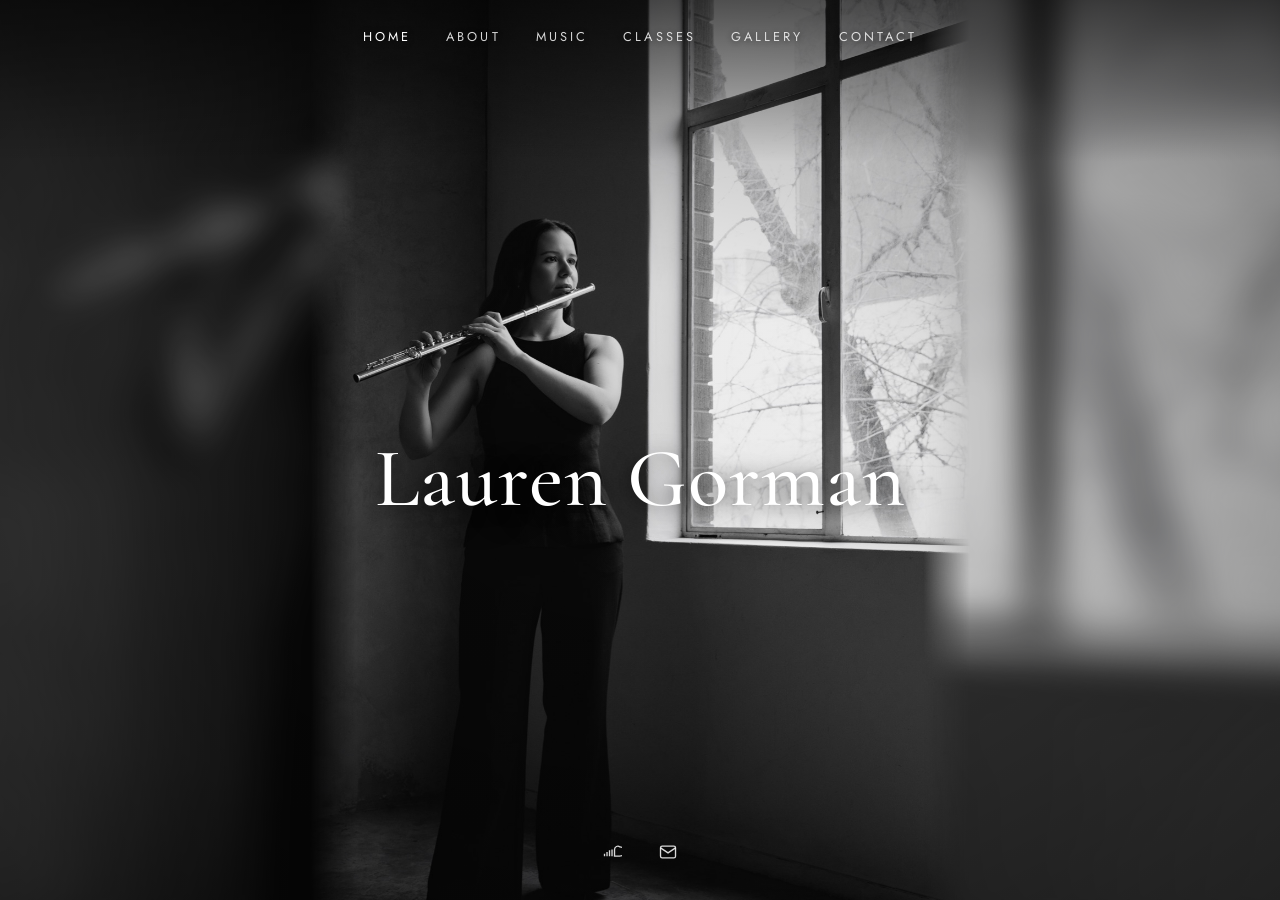
<file: index.html>
<!DOCTYPE html>
<html lang="en">
<head>
  <meta charset="UTF-8" />
  <meta name="viewport" content="width=device-width, initial-scale=1.0" />
  <title>Lauren Gorman · Professional Flautist &amp; Music Educator</title>
  <meta name="description" content="Lauren Gorman — professional flautist and music educator based in Melbourne. Performances with Orchestra Victoria, private flute lessons, music and upcoming events." />

  <meta property="og:title" content="Lauren Gorman · Professional Flautist" />
  <meta property="og:description" content="Professional flautist and music educator based in Melbourne. Listen, see upcoming events, and get in touch." />
  <meta property="og:type" content="website" />
  <meta property="og:image" content="assets/img/cover.jpg" />

  <link rel="icon" href="data:image/svg+xml,%3Csvg xmlns='http://www.w3.org/2000/svg' viewBox='0 0 100 100'%3E%3Ctext y='.9em' font-size='90'%3E%F0%9F%8E%B5%3C/text%3E%3C/svg%3E" />

  <link rel="preconnect" href="https://fonts.googleapis.com" />
  <link rel="preconnect" href="https://fonts.gstatic.com" crossorigin />
  <link href="https://fonts.googleapis.com/css2?family=Cormorant+Garamond:ital,wght@0,400;0,500;0,600;1,400&family=Jost:wght@300;400;500&display=swap" rel="stylesheet" />

  <link rel="stylesheet" href="assets/css/style.css" />
</head>
<body class="home">

  <!-- ===== HEADER ===== -->
  <header class="site-header" id="site-header">
    <div class="container header-inner">
      <a href="index.html" class="brand">Lauren&nbsp;Gorman</a>
      <nav class="nav" id="primary-nav" aria-label="Primary">
        <a href="index.html" class="active">Home</a>
        <a href="about.html">About</a>
        <a href="music.html">Music</a>
        <a href="classes.html">Classes</a>
        <a href="gallery.html">Gallery</a>
        <a href="contact.html">Contact</a>
      </nav>
      <button class="nav-toggle" id="nav-toggle" aria-label="Open menu" aria-expanded="false" aria-controls="primary-nav">
        <span></span><span></span><span></span>
      </button>
    </div>
  </header>

  <!-- ===== HERO ===== -->
  <section class="hero" id="home">
    <img class="hero-image" src="assets/img/cover.jpg" alt="Lauren Gorman with her flute" />
    <div class="hero-content">
      <h1>Lauren Gorman</h1>
    </div>
    <div class="hero-social" aria-label="Social links">
      <a href="https://soundcloud.com/lauren-gorman-1" aria-label="SoundCloud" target="_blank" rel="noopener">
        <svg viewBox="0 0 24 24" width="20" height="20" fill="none" stroke="currentColor" stroke-width="1.6"><path d="M3 14v3M6 12v5M9 10v7M12 9v8"/><path d="M15 17V9a4 4 0 0 1 6.5-3.1A3 3 0 0 1 21 17z"/></svg>
      </a>
      <a href="mailto:Contact@laurengorman.com" aria-label="Email">
        <svg viewBox="0 0 24 24" width="20" height="20" fill="none" stroke="currentColor" stroke-width="1.6"><rect x="3" y="5" width="18" height="14" rx="2"/><path d="m3 7 9 6 9-6"/></svg>
      </a>
    </div>
  </section>

  <script src="assets/js/main.js"></script>
</body>
</html>
</file>
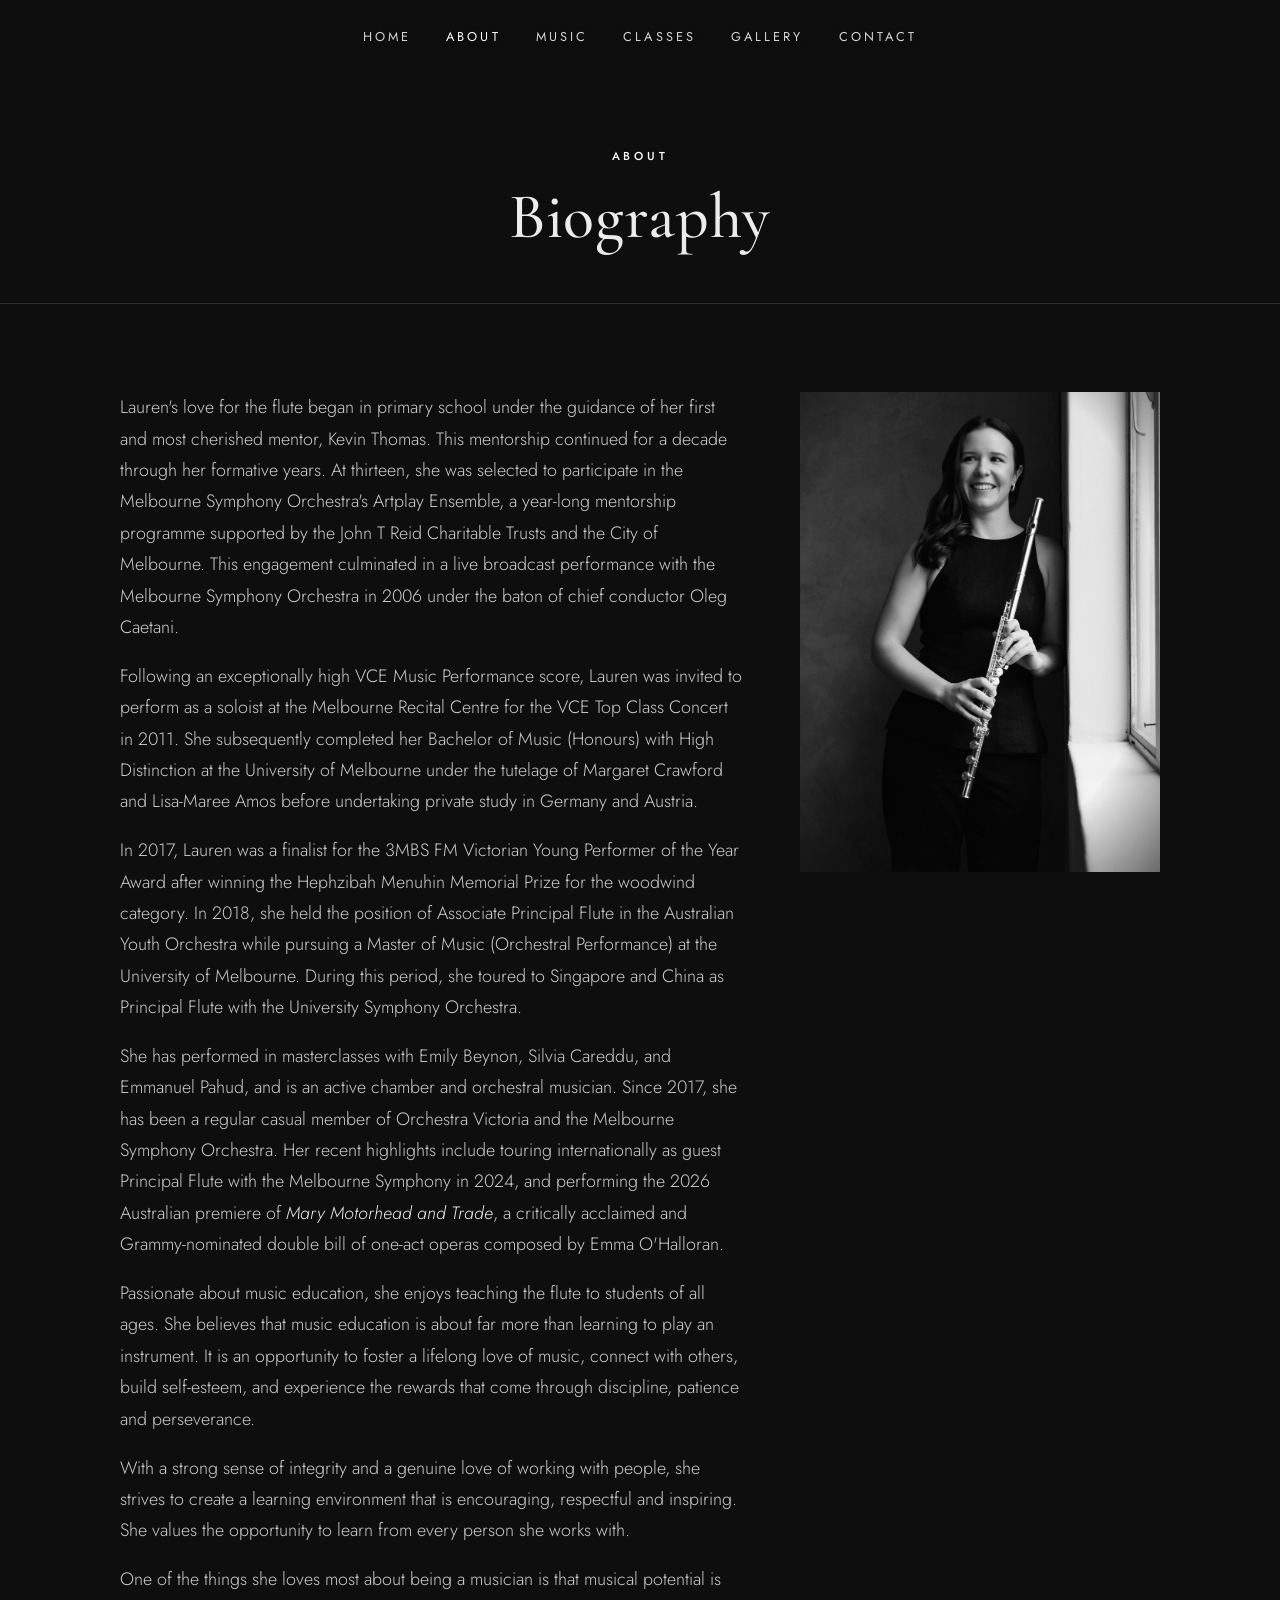
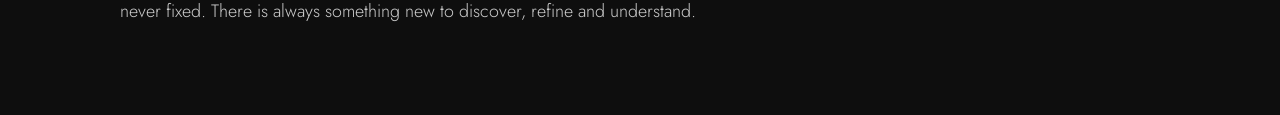
<file: about.html>
<!DOCTYPE html>
<html lang="en">
<head>
  <meta charset="UTF-8" />
  <meta name="viewport" content="width=device-width, initial-scale=1.0" />
  <title>About · Lauren Gorman</title>
  <meta name="description" content="Lauren Gorman's journey as a flautist — performing with Orchestra Victoria and teaching flute to students of all levels." />

  <link rel="icon" href="data:image/svg+xml,%3Csvg xmlns='http://www.w3.org/2000/svg' viewBox='0 0 100 100'%3E%3Ctext y='.9em' font-size='90'%3E%F0%9F%8E%B5%3C/text%3E%3C/svg%3E" />
  <link rel="preconnect" href="https://fonts.googleapis.com" />
  <link rel="preconnect" href="https://fonts.gstatic.com" crossorigin />
  <link href="https://fonts.googleapis.com/css2?family=Cormorant+Garamond:ital,wght@0,400;0,500;0,600;1,400&family=Jost:wght@300;400;500&display=swap" rel="stylesheet" />
  <link rel="stylesheet" href="assets/css/style.css" />
</head>
<body>

  <header class="site-header scrolled" id="site-header">
    <div class="container header-inner">
      <a href="index.html" class="brand">Lauren&nbsp;Gorman</a>
      <nav class="nav" id="primary-nav" aria-label="Primary">
        <a href="index.html">Home</a>
        <a href="about.html" class="active">About</a>
        <a href="music.html">Music</a>
        <a href="classes.html">Classes</a>
        <a href="gallery.html">Gallery</a>
        <a href="contact.html">Contact</a>
      </nav>
      <button class="nav-toggle" id="nav-toggle" aria-label="Open menu" aria-expanded="false" aria-controls="primary-nav">
        <span></span><span></span><span></span>
      </button>
    </div>
  </header>

  <main>
    <div class="page-header">
      <div class="container">
        <p class="eyebrow">About</p>
        <h1>Biography</h1>
      </div>
    </div>

    <section class="section">
      <div class="container">
        <div class="about-grid">
          <div class="about-body reveal">
            <p>
              Lauren's love for the flute began in primary school under the guidance
              of her first and most cherished mentor, Kevin Thomas. This mentorship
              continued for a decade through her formative years. At thirteen, she
              was selected to participate in the Melbourne Symphony Orchestra's
              Artplay Ensemble, a year-long mentorship programme supported by the
              John T Reid Charitable Trusts and the City of Melbourne. This
              engagement culminated in a live broadcast performance with the
              Melbourne Symphony Orchestra in 2006 under the baton of chief
              conductor Oleg Caetani.
            </p>
            <p>
              Following an exceptionally high VCE Music Performance score, Lauren
              was invited to perform as a soloist at the Melbourne Recital Centre
              for the VCE Top Class Concert in 2011. She subsequently completed her
              Bachelor of Music (Honours) with High Distinction at the University
              of Melbourne under the tutelage of Margaret Crawford and Lisa-Maree
              Amos before undertaking private study in Germany and Austria.
            </p>
            <p>
              In 2017, Lauren was a finalist for the 3MBS FM Victorian Young
              Performer of the Year Award after winning the Hephzibah Menuhin
              Memorial Prize for the woodwind category. In 2018, she held the
              position of Associate Principal Flute in the Australian Youth
              Orchestra while pursuing a Master of Music (Orchestral Performance)
              at the University of Melbourne. During this period, she toured to
              Singapore and China as Principal Flute with the University Symphony
              Orchestra.
            </p>
            <p>
              She has performed in masterclasses with Emily Beynon, Silvia Careddu,
              and Emmanuel Pahud, and is an active chamber and orchestral musician.
              Since 2017, she has been a regular casual member of Orchestra Victoria
              and the Melbourne Symphony Orchestra. Her recent highlights include
              touring internationally as guest Principal Flute with the Melbourne
              Symphony in 2024, and performing the 2026 Australian premiere of
              <em>Mary Motorhead and Trade</em>, a critically acclaimed and
              Grammy-nominated double bill of one-act operas composed by Emma
              O'Halloran.
            </p>
            <p>
              Passionate about music education, she enjoys teaching the flute to
              students of all ages. She believes that music education is about far
              more than learning to play an instrument. It is an opportunity to
              foster a lifelong love of music, connect with others, build
              self-esteem, and experience the rewards that come through discipline,
              patience and perseverance.
            </p>
            <p>
              With a strong sense of integrity and a genuine love of working with
              people, she strives to create a learning environment that is
              encouraging, respectful and inspiring. She values the opportunity to
              learn from every person she works with.
            </p>
            <p>
              One of the things she loves most about being a musician is that
              musical potential is never fixed. There is always something new to
              discover, refine and understand.
            </p>
          </div>

          <div class="about-portrait reveal">
            <img src="assets/img/about-portrait.jpg" alt="Lauren Gorman with her flute" />
          </div>
        </div>
      </div>
    </section>
  </main>

  <script src="assets/js/main.js"></script>
</body>
</html>
</file>
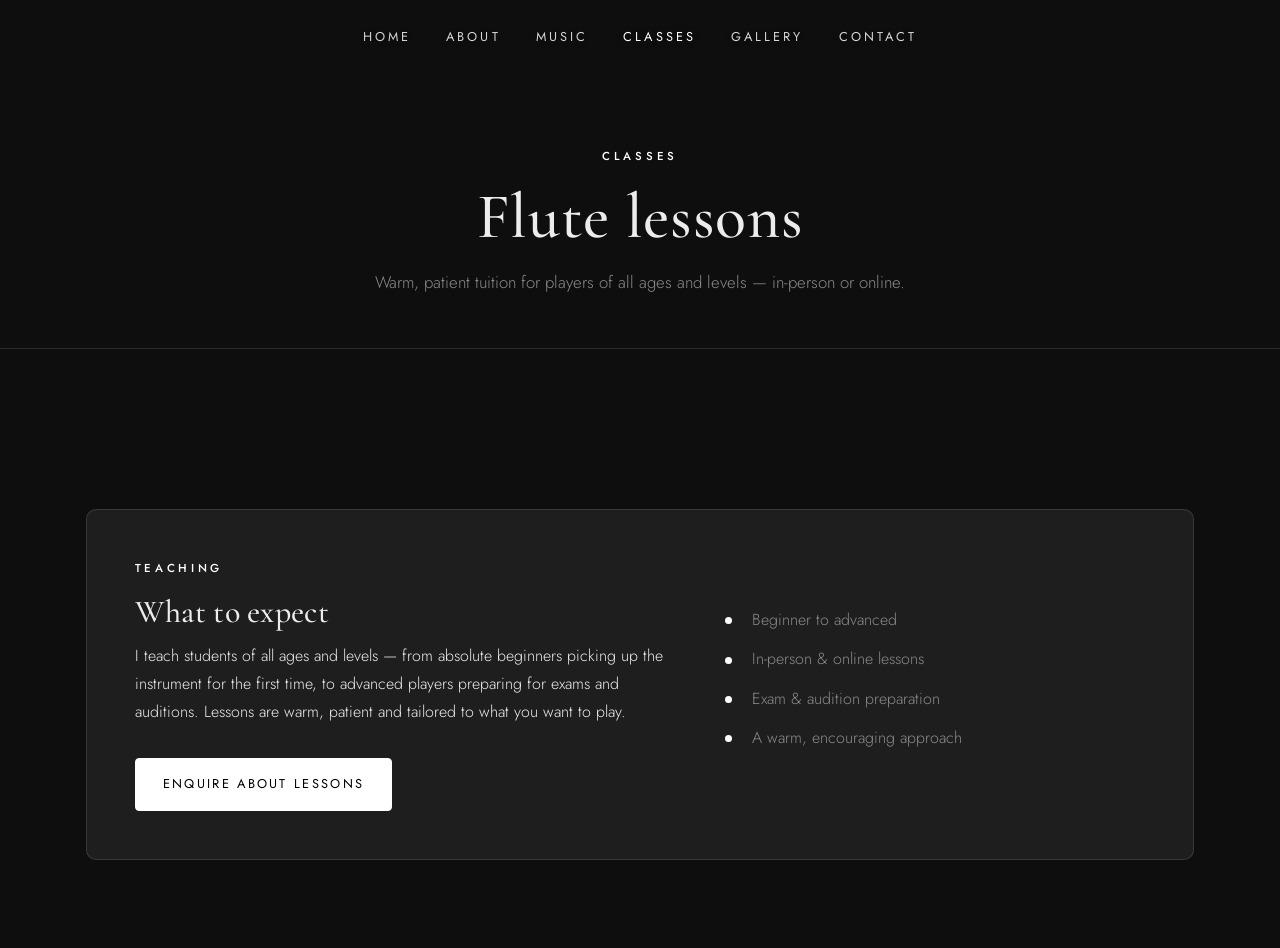
<file: classes.html>
<!DOCTYPE html>
<html lang="en">
<head>
  <meta charset="UTF-8" />
  <meta name="viewport" content="width=device-width, initial-scale=1.0" />
  <title>Classes · Lauren Gorman</title>
  <meta name="description" content="Flute lessons with Lauren Gorman — warm, patient tuition for players of all ages and levels, in-person or online in Melbourne." />

  <link rel="icon" href="data:image/svg+xml,%3Csvg xmlns='http://www.w3.org/2000/svg' viewBox='0 0 100 100'%3E%3Ctext y='.9em' font-size='90'%3E%F0%9F%8E%B5%3C/text%3E%3C/svg%3E" />
  <link rel="preconnect" href="https://fonts.googleapis.com" />
  <link rel="preconnect" href="https://fonts.gstatic.com" crossorigin />
  <link href="https://fonts.googleapis.com/css2?family=Cormorant+Garamond:ital,wght@0,400;0,500;0,600;1,400&family=Jost:wght@300;400;500&display=swap" rel="stylesheet" />
  <link rel="stylesheet" href="assets/css/style.css" />
</head>
<body>

  <header class="site-header scrolled" id="site-header">
    <div class="container header-inner">
      <a href="index.html" class="brand">Lauren&nbsp;Gorman</a>
      <nav class="nav" id="primary-nav" aria-label="Primary">
        <a href="index.html">Home</a>
        <a href="about.html">About</a>
        <a href="music.html">Music</a>
        <a href="classes.html" class="active">Classes</a>
        <a href="gallery.html">Gallery</a>
        <a href="contact.html">Contact</a>
      </nav>
      <button class="nav-toggle" id="nav-toggle" aria-label="Open menu" aria-expanded="false" aria-controls="primary-nav">
        <span></span><span></span><span></span>
      </button>
    </div>
  </header>

  <main>
    <div class="page-header">
      <div class="container">
        <p class="eyebrow">Classes</p>
        <h1>Flute lessons</h1>
        <p class="sub">Warm, patient tuition for players of all ages and levels — in-person or online.</p>
      </div>
    </div>

    <section class="section">
      <div class="container">
        <div class="lessons reveal">
          <div class="lessons-grid">
            <div>
              <p class="eyebrow">Teaching</p>
              <h3>What to expect</h3>
              <p>
                I teach students of all ages and levels — from absolute beginners
                picking up the instrument for the first time, to advanced players
                preparing for exams and auditions. Lessons are warm, patient and
                tailored to what you want to play.
              </p>
              <a href="contact.html" class="btn btn-primary" style="margin-top:1rem">Enquire about lessons</a>
            </div>
            <ul class="tick-list">
              <li>Beginner to advanced</li>
              <li>In-person &amp; online lessons</li>
              <li>Exam &amp; audition preparation</li>
              <li>A warm, encouraging approach</li>
            </ul>
          </div>
        </div>
      </div>
    </section>
  </main>

  <script src="assets/js/main.js"></script>
</body>
</html>
</file>
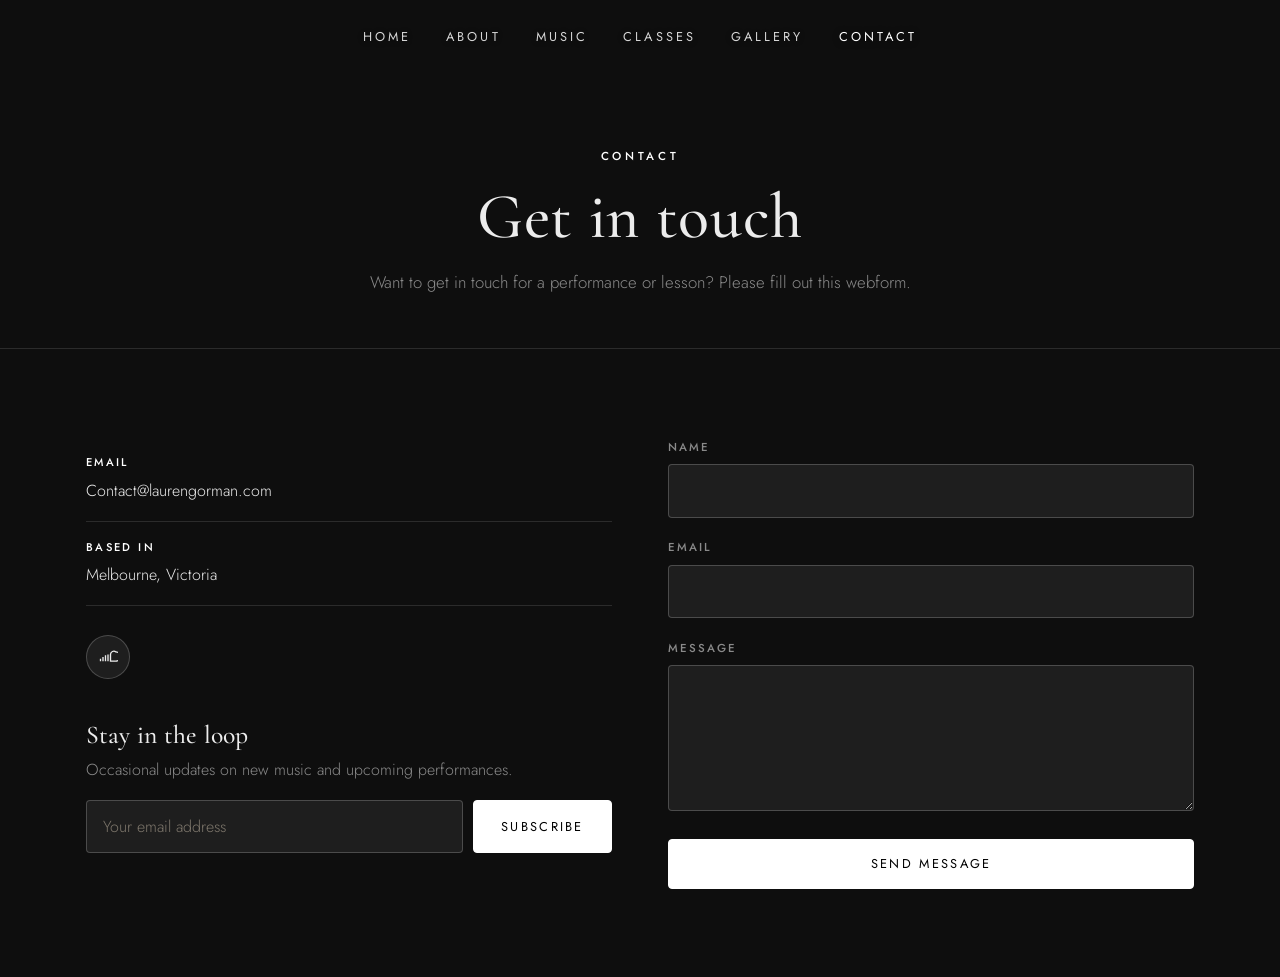
<file: contact.html>
<!DOCTYPE html>
<html lang="en">
<head>
  <meta charset="UTF-8" />
  <meta name="viewport" content="width=device-width, initial-scale=1.0" />
  <title>Contact · Lauren Gorman</title>
  <meta name="description" content="Get in touch with Lauren Gorman for bookings, flute lessons or enquiries. Subscribe for updates on new music and performances." />

  <link rel="icon" href="data:image/svg+xml,%3Csvg xmlns='http://www.w3.org/2000/svg' viewBox='0 0 100 100'%3E%3Ctext y='.9em' font-size='90'%3E%F0%9F%8E%B5%3C/text%3E%3C/svg%3E" />
  <link rel="preconnect" href="https://fonts.googleapis.com" />
  <link rel="preconnect" href="https://fonts.gstatic.com" crossorigin />
  <link href="https://fonts.googleapis.com/css2?family=Cormorant+Garamond:ital,wght@0,400;0,500;0,600;1,400&family=Jost:wght@300;400;500&display=swap" rel="stylesheet" />
  <link rel="stylesheet" href="assets/css/style.css" />
</head>
<body>

  <header class="site-header scrolled" id="site-header">
    <div class="container header-inner">
      <a href="index.html" class="brand">Lauren&nbsp;Gorman</a>
      <nav class="nav" id="primary-nav" aria-label="Primary">
        <a href="index.html">Home</a>
        <a href="about.html">About</a>
        <a href="music.html">Music</a>
        <a href="classes.html">Classes</a>
        <a href="gallery.html">Gallery</a>
        <a href="contact.html" class="active">Contact</a>
      </nav>
      <button class="nav-toggle" id="nav-toggle" aria-label="Open menu" aria-expanded="false" aria-controls="primary-nav">
        <span></span><span></span><span></span>
      </button>
    </div>
  </header>

  <main>
    <div class="page-header">
      <div class="container">
        <p class="eyebrow">Contact</p>
        <h1>Get in touch</h1>
        <p class="sub">Want to get in touch for a performance or lesson? Please fill out this webform.</p>
      </div>
    </div>

    <section class="section">
      <div class="container">
        <div class="contact-grid">
          <!-- Left: details + socials + subscribe -->
          <div class="contact-info reveal">
            <ul class="contact-details">
              <li>
                <span class="label">Email</span>
                <a href="mailto:Contact@laurengorman.com">Contact@laurengorman.com</a>
              </li>
              <li>
                <span class="label">Based in</span>
                <span>Melbourne, Victoria</span>
              </li>
            </ul>

            <div class="social">
              <a href="https://soundcloud.com/lauren-gorman-1" aria-label="SoundCloud" target="_blank" rel="noopener">
                <svg viewBox="0 0 24 24" width="20" height="20" fill="none" stroke="currentColor" stroke-width="1.6"><path d="M3 14v3M6 12v5M9 10v7M12 9v8"/><path d="M15 17V9a4 4 0 0 1 6.5-3.1A3 3 0 0 1 21 17z"/></svg>
              </a>
            </div>

            <div class="subscribe">
              <h3>Stay in the loop</h3>
              <p>Occasional updates on new music and upcoming performances.</p>
              <form action="https://formspree.io/f/mykvdvpk" method="POST" class="subscribe-form">
                <input type="email" name="email" placeholder="Your email address" required />
                <input type="hidden" name="_subject" value="New newsletter signup" />
                <button type="submit" class="btn btn-primary">Subscribe</button>
              </form>
            </div>
          </div>

          <!-- Right: contact form -->
          <div class="contact-form-wrap reveal">
            <!-- Formspree endpoint. To route messages to Contact@laurengorman.com,
                 set that as the recipient in Formspree → form → Settings. -->
            <form action="https://formspree.io/f/mykvdvpk" method="POST" class="contact-form">
              <label>
                <span>Name</span>
                <input type="text" name="name" required />
              </label>
              <label>
                <span>Email</span>
                <input type="email" name="email" required />
              </label>
              <label>
                <span>Message</span>
                <textarea name="message" rows="5" required></textarea>
              </label>
              <button type="submit" class="btn btn-primary btn-block">Send message</button>
            </form>
          </div>
        </div>
      </div>
    </section>
  </main>

  <script src="assets/js/main.js"></script>
</body>
</html>
</file>
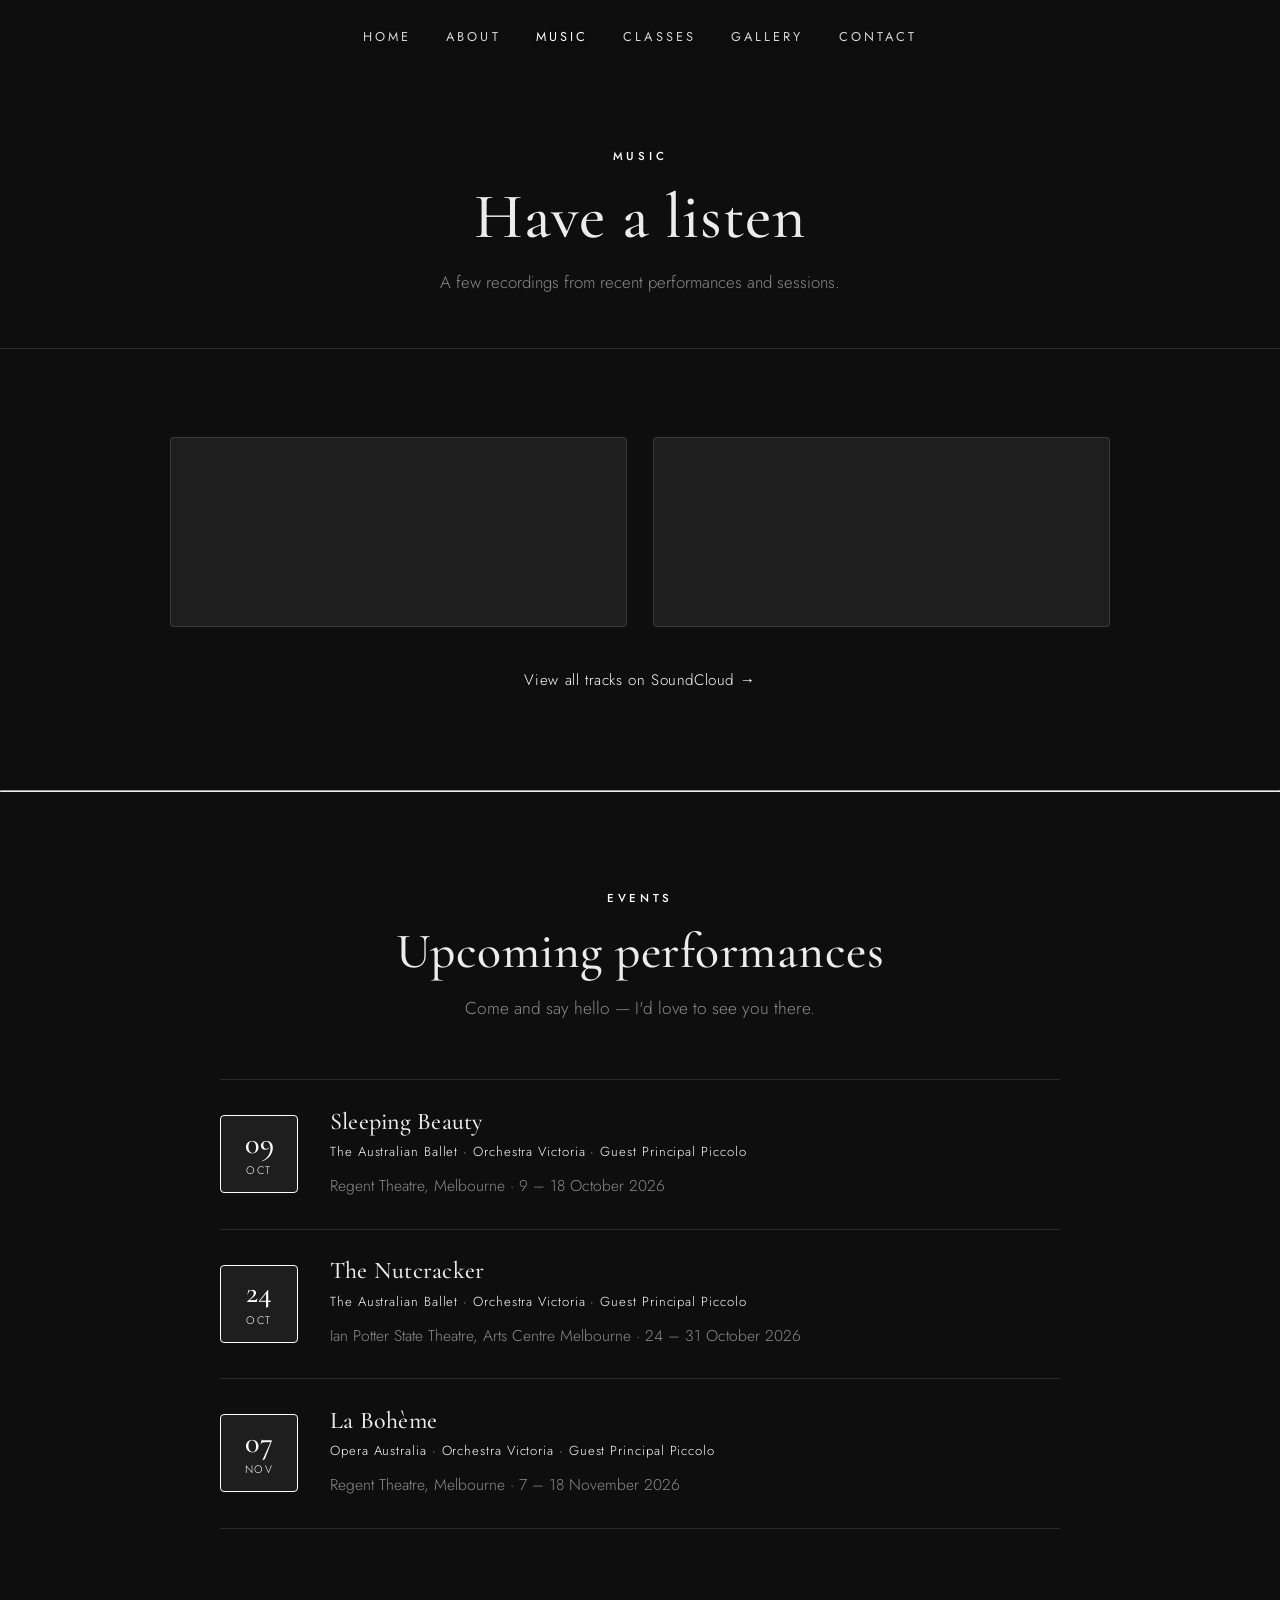
<file: music.html>
<!DOCTYPE html>
<html lang="en">
<head>
  <meta charset="UTF-8" />
  <meta name="viewport" content="width=device-width, initial-scale=1.0" />
  <title>Music · Lauren Gorman</title>
  <meta name="description" content="Listen to Lauren Gorman — recordings from recent flute performances and sessions." />

  <link rel="icon" href="data:image/svg+xml,%3Csvg xmlns='http://www.w3.org/2000/svg' viewBox='0 0 100 100'%3E%3Ctext y='.9em' font-size='90'%3E%F0%9F%8E%B5%3C/text%3E%3C/svg%3E" />
  <link rel="preconnect" href="https://fonts.googleapis.com" />
  <link rel="preconnect" href="https://fonts.gstatic.com" crossorigin />
  <link href="https://fonts.googleapis.com/css2?family=Cormorant+Garamond:ital,wght@0,400;0,500;0,600;1,400&family=Jost:wght@300;400;500&display=swap" rel="stylesheet" />
  <link rel="stylesheet" href="assets/css/style.css" />
</head>
<body>

  <header class="site-header scrolled" id="site-header">
    <div class="container header-inner">
      <a href="index.html" class="brand">Lauren&nbsp;Gorman</a>
      <nav class="nav" id="primary-nav" aria-label="Primary">
        <a href="index.html">Home</a>
        <a href="about.html">About</a>
        <a href="music.html" class="active">Music</a>
        <a href="classes.html">Classes</a>
        <a href="gallery.html">Gallery</a>
        <a href="contact.html">Contact</a>
      </nav>
      <button class="nav-toggle" id="nav-toggle" aria-label="Open menu" aria-expanded="false" aria-controls="primary-nav">
        <span></span><span></span><span></span>
      </button>
    </div>
  </header>

  <main>
    <div class="page-header">
      <div class="container">
        <p class="eyebrow">Music</p>
        <h1>Have a listen</h1>
        <p class="sub">A few recordings from recent performances and sessions.</p>
      </div>
    </div>

    <section class="section">
      <div class="container">
        <div class="music-grid">
          <div class="music-item reveal">
            <iframe
              title="J. S. Bach — Sonata in G minor, BWV 1020"
              width="100%" height="166" scrolling="no" frameborder="no" allow="autoplay"
              src="https://w.soundcloud.com/player/?url=https%3A//soundcloud.com/lauren-gorman-1/js-bach-sonata-in-g-minor-bwv-1020&color=%23ffffff&auto_play=false&hide_related=true&show_comments=false&show_user=true&show_reposts=false&show_teaser=false">
            </iframe>
          </div>
          <div class="music-item reveal">
            <iframe
              title="Philippe Gaubert — Madrigal for Flute and Piano"
              width="100%" height="166" scrolling="no" frameborder="no" allow="autoplay"
              src="https://w.soundcloud.com/player/?url=https%3A//soundcloud.com/lauren-gorman-1/phillipe-gaubert-1879-1941madrigal-for-flute-and-piano&color=%23ffffff&auto_play=false&hide_related=true&show_comments=false&show_user=true&show_reposts=false&show_teaser=false">
            </iframe>
          </div>
        </div>

        <p class="center-link reveal">
          <a href="https://soundcloud.com/lauren-gorman-1" target="_blank" rel="noopener" class="text-link">
            View all tracks on SoundCloud →
          </a>
        </p>
      </div>
    </section>

    <hr class="divider" />

    <section class="section">
      <div class="container">
        <div class="section-head reveal">
          <p class="eyebrow">Events</p>
          <h2>Upcoming performances</h2>
          <p class="section-sub">Come and say hello — I'd love to see you there.</p>
        </div>

        <ul class="event-list reveal-stagger">
          <li class="event">
            <div class="event-date"><span class="day">09</span><span class="mon">Oct</span></div>
            <div class="event-info">
              <h3>Sleeping Beauty</h3>
              <p class="event-meta">The Australian Ballet · Orchestra Victoria · Guest Principal Piccolo</p>
              <p>Regent Theatre, Melbourne · 9 – 18 October 2026</p>
            </div>
          </li>

          <li class="event">
            <div class="event-date"><span class="day">24</span><span class="mon">Oct</span></div>
            <div class="event-info">
              <h3>The Nutcracker</h3>
              <p class="event-meta">The Australian Ballet · Orchestra Victoria · Guest Principal Piccolo</p>
              <p>Ian Potter State Theatre, Arts Centre Melbourne · 24 – 31 October 2026</p>
            </div>
          </li>

          <li class="event">
            <div class="event-date"><span class="day">07</span><span class="mon">Nov</span></div>
            <div class="event-info">
              <h3>La Bohème</h3>
              <p class="event-meta">Opera Australia · Orchestra Victoria · Guest Principal Piccolo</p>
              <p>Regent Theatre, Melbourne · 7 – 18 November 2026</p>
            </div>
          </li>
        </ul>
      </div>
    </section>
  </main>

  <script src="assets/js/main.js"></script>
</body>
</html>
</file>
<file: assets/css/style.css>
/* =========================================================
   Lauren Gorman — Flautist
   One-page · Dark Charcoal & Gold
   ========================================================= */

:root {
  /* Palette — monochrome to match the B&W hero */
  --bg:         #0e0e0e;   /* deep black                 */
  --bg-alt:     #171717;   /* alternating section        */
  --surface:    #1e1e1e;   /* cards / inputs / raised    */
  --surface-2:  #282828;   /* hover / stronger raised    */
  --text:       #ececec;   /* near-white                 */
  --text-2:     #cccccc;
  --muted:      #8a8a8a;
  --line:       rgba(236, 236, 236, 0.13);
  --line-2:     rgba(236, 236, 236, 0.22);
  --accent:     #ffffff;   /* pure white for accents     */
  --accent-dk:  #cfcfcf;
  --white:      #ffffff;

  /* Fonts */
  --serif: "Cormorant Garamond", Georgia, "Times New Roman", serif;
  --sans:  "Jost", -apple-system, BlinkMacSystemFont, "Segoe UI", sans-serif;

  /* Layout */
  --maxw: 1160px;
  --radius: 4px;
  --radius-lg: 10px;
  --shadow-sm: 0 2px 10px rgba(0, 0, 0, 0.25);
  --shadow: 0 24px 60px rgba(0, 0, 0, 0.45);
  --header-h: 74px;

  /* Motion */
  --ease: cubic-bezier(0.22, 0.61, 0.36, 1);
  --ease-out: cubic-bezier(0.16, 1, 0.3, 1);
  --dur: 0.4s;
}

/* ---------- Base ---------- */
*, *::before, *::after { box-sizing: border-box; }

html { scroll-behavior: smooth; scroll-padding-top: var(--header-h); }

body {
  margin: 0;
  font-family: var(--sans);
  font-weight: 300;
  color: var(--text);
  background: var(--bg);
  line-height: 1.75;
  -webkit-font-smoothing: antialiased;
  text-rendering: optimizeLegibility;
}

img { max-width: 100%; display: block; }
a { color: inherit; text-decoration: none; }

h1, h2, h3, h4 {
  font-family: var(--serif);
  font-weight: 500;
  line-height: 1.12;
  letter-spacing: 0.01em;
  color: var(--text);
  margin: 0;
}
p { margin: 0 0 1rem; }
p:last-child { margin-bottom: 0; }

.container {
  width: 100%;
  max-width: var(--maxw);
  margin: 0 auto;
  padding: 0 1.6rem;
}

.eyebrow {
  font-family: var(--sans);
  font-weight: 500;
  text-transform: uppercase;
  letter-spacing: 0.32em;
  font-size: 0.72rem;
  color: var(--accent);
  margin: 0 0 1rem;
}

em { color: var(--text); font-style: italic; }

/* ---------- Buttons ---------- */
.btn {
  display: inline-block;
  font-family: var(--sans);
  font-weight: 400;
  font-size: 0.8rem;
  letter-spacing: 0.18em;
  text-transform: uppercase;
  padding: 0.9rem 1.7rem;
  border-radius: var(--radius);
  cursor: pointer;
  transition: transform var(--dur) var(--ease-out),
              background var(--dur) var(--ease),
              border-color var(--dur) var(--ease),
              color var(--dur) var(--ease);
  border: 1px solid transparent;
  white-space: nowrap;
}
.btn:active { transform: translateY(1px); }

.btn-primary {
  background: var(--accent);
  color: #000;
  border-color: var(--accent);
}
.btn-primary:hover { background: var(--accent-dk); border-color: var(--accent-dk); }

.btn-ghost {
  background: transparent;
  color: var(--text);
  border-color: var(--line-2);
}
.btn-ghost:hover { border-color: var(--accent); color: var(--accent); }

.btn-sm { padding: 0.6rem 1.15rem; font-size: 0.72rem; }
.btn-block { width: 100%; text-align: center; }

.text-link {
  color: var(--accent);
  font-size: 0.95rem;
  letter-spacing: 0.04em;
  border-bottom: 1px solid transparent;
  transition: border-color var(--dur) var(--ease);
}
.text-link:hover { border-color: var(--accent); }

/* ---------- Header / Nav ---------- */
.site-header {
  position: fixed;
  top: 0; left: 0; right: 0;
  z-index: 50;
  padding: 1.2rem 0;
  background: transparent;
  border: 0;
}
.header-inner {
  display: flex;
  align-items: center;
  justify-content: center;   /* centered nav like Cassie */
  position: relative;
}
.brand {
  /* Hidden — Cassie-style; the hero name is the wordmark on Home */
  display: none;
}
.nav { display: flex; gap: 2.2rem; }
.nav a {
  font-family: var(--sans);
  font-size: 0.8rem;
  font-weight: 400;
  letter-spacing: 0.24em;
  text-transform: uppercase;
  color: var(--text);
  padding: 0.4rem 0;
  opacity: 0.9;
  text-shadow: 0 1px 6px rgba(0, 0, 0, 0.6);
  transition: color var(--dur) var(--ease), opacity var(--dur) var(--ease);
}
.nav a:hover,
.nav a.active {
  color: var(--accent);
  opacity: 1;
}

.nav-toggle {
  display: none;
  position: absolute;
  right: 1.6rem;
  top: 50%;
  transform: translateY(-50%);
  flex-direction: column;
  gap: 5px;
  background: none;
  border: 0;
  cursor: pointer;
  padding: 8px;
  z-index: 60;
}
.nav-toggle span {
  width: 22px; height: 2px;
  background: var(--text);
  border-radius: 2px;
  transition: transform var(--dur) var(--ease), opacity var(--dur) var(--ease);
}
.nav-toggle.open span:nth-child(1) { transform: translateY(7px) rotate(45deg); }
.nav-toggle.open span:nth-child(2) { opacity: 0; }
.nav-toggle.open span:nth-child(3) { transform: translateY(-7px) rotate(-45deg); }

/* ---------- Hero: full-bleed blurred cover with name overlay ---------- */
.hero {
  position: relative;
  min-height: 100vh;
  min-height: 100svh;
  overflow: hidden;
  display: flex;
  align-items: center;
  justify-content: center;
  color: var(--text);
  text-align: center;
  background: var(--bg);
}
/* Blurred, zoomed copy of the cover fills the whole hero — makes the
   letterbox area on either side of the crisp portrait look like a
   soft extension of the photo, not a separate dark panel. */
.hero::before {
  content: "";
  position: absolute;
  inset: 0;
  background: url("../img/cover.jpg") center/cover no-repeat;
  filter: blur(16px) brightness(0.92);
  transform: scale(1.08);
  z-index: 0;
}
.hero-image {
  position: absolute;
  top: 50%;
  left: 50%;
  /* scale(1.1) makes Lauren ~10% bigger so she doesn't feel small in the blur zone */
  transform: translate(-50%, -50%) scale(1.1);
  height: 100%;
  width: auto;
  max-width: 100%;
  max-height: 100%;
  z-index: 1;
  /* Feather the left/right edges into the blurred backdrop */
  -webkit-mask-image: linear-gradient(to right, transparent 0%, #000 7%, #000 93%, transparent 100%);
          mask-image: linear-gradient(to right, transparent 0%, #000 7%, #000 93%, transparent 100%);
}
.hero::after {
  content: "";
  position: absolute;
  inset: 0;
  z-index: 2;
  /* Top gradient keeps the nav readable over bright parts of the photo,
     plus a soft vignette on the edges. */
  background:
    linear-gradient(to bottom, rgba(0,0,0,0.55) 0%, rgba(0,0,0,0) 18%),
    radial-gradient(ellipse at center, rgba(0,0,0,0.05) 25%, rgba(0,0,0,0.45) 100%);
}
.hero-content {
  position: relative;
  z-index: 3;
  padding: calc(var(--header-h) + 1rem) 1.6rem 2rem;
  max-width: 640px;   /* keep name comfortably inside the crisp image */
}
.hero .eyebrow {
  color: var(--accent);
  margin-bottom: 1.3rem;
}
.hero h1 {
  font-family: var(--serif);
  font-size: clamp(3rem, 6.5vw, 6rem);
  line-height: 1.02;
  color: #fff;
  margin: 0;
  letter-spacing: 0.01em;
  text-shadow: 0 2px 18px rgba(0, 0, 0, 0.55), 0 6px 40px rgba(0, 0, 0, 0.35);
  white-space: nowrap;   /* Lauren Gorman stays on one line */
}

/* Social icon row at the bottom of the hero */
.hero-social {
  position: absolute;
  bottom: 2rem;
  left: 50%;
  transform: translateX(-50%);
  z-index: 3;
  display: flex;
  gap: 1.4rem;
}
.hero-social a {
  color: rgba(255, 255, 255, 0.85);
  transition: color var(--dur) var(--ease), transform var(--dur) var(--ease-out);
  display: inline-flex;
  padding: 0.4rem;
}
.hero-social a:hover {
  color: var(--accent);
  transform: translateY(-3px);
}
.hero .hero-sub {
  font-family: var(--sans);
  font-weight: 400;
  font-size: 0.85rem;
  letter-spacing: 0.32em;
  text-transform: uppercase;
  color: rgba(255, 255, 255, 0.82);
  margin: 1.1rem 0 0;
}

/* ---------- Page header (inner pages) ---------- */
.page-header {
  padding: calc(var(--header-h) + 4.5rem) 0 3.2rem;
  text-align: center;
  border-bottom: 1px solid var(--line);
}
.page-header .eyebrow { margin-bottom: 0.9rem; }
.page-header h1 {
  font-size: clamp(2.6rem, 5.5vw, 4rem);
  margin: 0;
}
.page-header .sub {
  color: var(--muted);
  margin: 1rem auto 0;
  font-size: 1.05rem;
  max-width: 620px;
  line-height: 1.7;
}

/* ---------- Sections ---------- */
.section {
  padding: 5.5rem 0;
  position: relative;
}
.section-alt { background: var(--bg-alt); }

.section-head {
  text-align: center;
  max-width: 680px;
  margin: 0 auto 3.5rem;
}
.section-head h2 {
  font-size: clamp(2.2rem, 4.5vw, 3.1rem);
}
.section-sub {
  color: var(--muted);
  margin-top: 0.9rem;
  font-size: 1.08rem;
  line-height: 1.7;
}

/* ---------- About ---------- */
.about-grid {
  display: grid;
  grid-template-columns: 1fr minmax(280px, 360px);   /* bio | portrait */
  gap: 3.5rem;
  align-items: start;
  max-width: 1040px;
  margin: 0 auto;
}
.about-portrait {
  max-width: 360px;
  position: sticky;
  top: calc(var(--header-h) + 1.5rem);
}
.about-portrait img {
  width: 100%;
  aspect-ratio: 3 / 4;
  object-fit: cover;
  object-position: 50% 30%;
  filter: grayscale(1) contrast(1.03);
  /* Soft radial fade so the image edges dissolve into the black background */
  -webkit-mask-image: radial-gradient(ellipse 90% 90% at 50% 45%, #000 55%, transparent 100%);
          mask-image: radial-gradient(ellipse 90% 90% at 50% 45%, #000 55%, transparent 100%);
}
.about-body h2 { font-size: clamp(2rem, 4vw, 2.6rem); margin-bottom: 1.3rem; }
.about-body p { font-size: 1.12rem; color: var(--text-2); }
.about-body p + p { margin-top: 1.1rem; }

.lessons {
  margin-top: 4.5rem;
  background: var(--surface);
  border: 1px solid var(--line);
  border-radius: var(--radius-lg);
  padding: 3rem;
}
.lessons-grid {
  display: grid;
  grid-template-columns: 1.3fr 1fr;
  gap: 2.75rem;
  align-items: center;
}
.lessons h3 { font-size: 2rem; margin-bottom: 0.75rem; }
.tick-list { list-style: none; padding: 0; margin: 0; }
.tick-list li {
  position: relative;
  padding-left: 1.7rem;
  margin-bottom: 0.7rem;
  color: var(--muted);
}
.tick-list li::before {
  content: "";
  position: absolute;
  left: 0; top: 0.7em;
  width: 7px; height: 7px;
  background: var(--accent);
  border-radius: 50%;
}

/* ---------- Music ---------- */
.music-grid {
  display: grid;
  grid-template-columns: 1fr 1fr;
  gap: 1.6rem;
  max-width: 940px;
  margin: 0 auto;
}
.music-item {
  background: var(--surface);
  border: 1px solid var(--line);
  border-radius: var(--radius);
  padding: 0.7rem;
  transition: transform var(--dur) var(--ease-out), box-shadow var(--dur) var(--ease);
}
.music-item:hover { transform: translateY(-3px); box-shadow: var(--shadow-sm); }
.music-item iframe { display: block; border-radius: 2px; }
.music-single {
  max-width: 720px;
  margin: 0 auto;
  background: var(--surface);
  border: 1px solid var(--line);
  border-radius: var(--radius);
  padding: 0.7rem;
}
.music-single iframe { display: block; border-radius: 2px; }
.center-link { text-align: center; margin-top: 2.4rem; }

/* ---------- Events ---------- */
.event-list { list-style: none; margin: 0 auto; padding: 0; max-width: 840px; }
.event {
  display: grid;
  grid-template-columns: auto 1fr;
  gap: 2rem;
  align-items: center;
  padding: 1.8rem 0;
  border-bottom: 1px solid var(--line);
  transition: background var(--dur) var(--ease);
}
.event:first-child { border-top: 1px solid var(--line); }
.event:hover { background: rgba(255, 255, 255, 0.05); }
.event-date {
  display: flex;
  flex-direction: column;
  align-items: center;
  justify-content: center;
  width: 78px; height: 78px;
  border: 1px solid var(--accent);
  border-radius: var(--radius);
  color: var(--accent);
  background: var(--surface);
  flex-shrink: 0;
}
.event-date .day { font-family: var(--serif); font-size: 1.9rem; line-height: 1; font-weight: 500; }
.event-date .mon { text-transform: uppercase; letter-spacing: 0.15em; font-size: 0.68rem; margin-top: 2px; }
.event-info h3 { font-size: 1.5rem; margin-bottom: 0.35rem; }
.event-meta {
  color: var(--accent);
  font-size: 0.82rem;
  letter-spacing: 0.07em;
  margin-bottom: 0.5rem;
}
.event-info p:last-child { color: var(--muted); font-size: 0.98rem; }

/* ---------- Gallery ---------- */
.gallery-grid {
  display: grid;
  grid-template-columns: repeat(3, 1fr);
  gap: 1.15rem;
}
.gallery-item {
  margin: 0;
  aspect-ratio: 1 / 1;
  overflow: hidden;
  border-radius: var(--radius);
  background: var(--surface);
  position: relative;
  cursor: zoom-in;
}
.gallery-item img {
  width: 100%; height: 100%;
  object-fit: cover;
  transition: transform 0.9s var(--ease-out), filter var(--dur) var(--ease);
  filter: grayscale(0.06);
}
.gallery-item::after {
  content: "";
  position: absolute;
  inset: 0;
  background: linear-gradient(180deg, rgba(0,0,0,0) 60%, rgba(0,0,0,0.4) 100%);
  opacity: 0;
  transition: opacity var(--dur) var(--ease);
}
.gallery-item:hover img { transform: scale(1.06); filter: none; }
.gallery-item:hover::after { opacity: 1; }

/* ---------- Contact ---------- */
.contact-grid {
  display: grid;
  grid-template-columns: 1fr 1fr;
  gap: 3.5rem;
  align-items: start;
}
.contact-details { list-style: none; padding: 0; margin: 0 0 1.8rem; }
.contact-details li {
  padding: 1rem 0;
  border-bottom: 1px solid var(--line);
  display: flex;
  flex-direction: column;
}
.contact-details .label {
  font-size: 0.7rem;
  text-transform: uppercase;
  letter-spacing: 0.22em;
  color: var(--accent);
  margin-bottom: 0.25rem;
  font-weight: 500;
}
.contact-details a { transition: color var(--dur) var(--ease); }
.contact-details a:hover { color: var(--accent); }

.social { display: flex; gap: 0.85rem; margin: 1.8rem 0 2.6rem; }
.social a {
  width: 44px; height: 44px;
  display: flex; align-items: center; justify-content: center;
  border: 1px solid var(--line-2);
  border-radius: 50%;
  color: var(--text);
  background: var(--surface);
  transition: color var(--dur) var(--ease),
              border-color var(--dur) var(--ease),
              transform var(--dur) var(--ease-out),
              background var(--dur) var(--ease);
}
.social a:hover {
  border-color: var(--accent);
  color: var(--accent);
  transform: translateY(-3px);
  background: var(--surface-2);
}

.subscribe h3 { font-size: 1.6rem; margin-bottom: 0.4rem; }
.subscribe p { color: var(--muted); margin-bottom: 1rem; }
.subscribe-form { display: flex; gap: 0.6rem; flex-wrap: wrap; }
.subscribe-form input { flex: 1 1 200px; }

/* Forms */
input, textarea {
  width: 100%;
  font-family: var(--sans);
  font-size: 1rem;
  font-weight: 300;
  color: var(--text);
  background: var(--surface);
  border: 1px solid var(--line-2);
  border-radius: var(--radius);
  padding: 0.9rem 1rem;
  transition: border-color var(--dur) var(--ease),
              background var(--dur) var(--ease),
              box-shadow var(--dur) var(--ease);
}
input::placeholder, textarea::placeholder { color: #7e776c; }
input:focus, textarea:focus {
  outline: none;
  border-color: var(--accent);
  background: var(--surface-2);
  box-shadow: 0 0 0 3px rgba(255,255,255,0.15);
}
textarea { resize: vertical; }

.contact-form label { display: block; margin-bottom: 1.2rem; }
.contact-form label span {
  display: block;
  font-size: 0.72rem;
  text-transform: uppercase;
  letter-spacing: 0.18em;
  color: var(--muted);
  margin-bottom: 0.45rem;
  font-weight: 500;
}

/* ---------- Footer ---------- */
.site-footer {
  background: #100d0a;
  border-top: 1px solid var(--line);
  padding: 3.2rem 0;
}
.footer-inner {
  display: flex;
  flex-direction: column;
  align-items: center;
  gap: 1.3rem;
  text-align: center;
}
.site-footer .brand { color: var(--text); }
.footer-nav { display: flex; gap: 1.7rem; flex-wrap: wrap; justify-content: center; }
.footer-nav a {
  font-size: 0.78rem;
  letter-spacing: 0.13em;
  text-transform: uppercase;
  color: var(--muted);
  transition: color var(--dur) var(--ease);
}
.footer-nav a:hover { color: var(--accent); }
.copyright { font-size: 0.78rem; color: #7e776c; margin: 0; }

/* ---------- Lightbox ---------- */
.lightbox {
  position: fixed;
  inset: 0;
  background: rgba(8, 6, 4, 0.94);
  backdrop-filter: blur(6px);
  -webkit-backdrop-filter: blur(6px);
  display: flex;
  align-items: center;
  justify-content: center;
  z-index: 100;
  padding: 2rem;
  opacity: 0;
  pointer-events: none;
  transition: opacity 0.45s var(--ease);
}
.lightbox.open {
  opacity: 1;
  pointer-events: auto;
}
.lightbox img {
  max-width: 92vw;
  max-height: 88vh;
  border-radius: var(--radius);
  box-shadow: 0 30px 60px rgba(0, 0, 0, 0.6);
  transform: scale(0.96);
  transition: transform 0.45s var(--ease-out);
}
.lightbox.open img { transform: scale(1); }
.lightbox-close {
  position: absolute;
  top: 1.2rem; right: 1.6rem;
  background: none;
  border: 0;
  color: rgba(255,255,255,0.8);
  font-size: 2.4rem;
  line-height: 1;
  cursor: pointer;
  transition: color var(--dur) var(--ease), transform var(--dur) var(--ease-out);
}
.lightbox-close:hover { color: var(--accent); transform: rotate(90deg); }

/* ---------- Scroll reveal + staggered ---------- */
.reveal {
  opacity: 0;
  transform: translateY(24px);
  transition: opacity 0.9s var(--ease-out), transform 0.9s var(--ease-out);
}
.reveal.in-view { opacity: 1; transform: none; }

.reveal-stagger > * {
  opacity: 0;
  transform: translateY(24px);
  transition: opacity 0.75s var(--ease-out), transform 0.75s var(--ease-out);
}
.reveal-stagger.in-view > * { opacity: 1; transform: none; }
.reveal-stagger.in-view > *:nth-child(1) { transition-delay: 0.05s; }
.reveal-stagger.in-view > *:nth-child(2) { transition-delay: 0.14s; }
.reveal-stagger.in-view > *:nth-child(3) { transition-delay: 0.23s; }
.reveal-stagger.in-view > *:nth-child(4) { transition-delay: 0.32s; }
.reveal-stagger.in-view > *:nth-child(5) { transition-delay: 0.41s; }
.reveal-stagger.in-view > *:nth-child(6) { transition-delay: 0.50s; }

::selection { background: rgba(255, 255, 255, 0.28); color: var(--text); }

/* =========================================================
   Responsive
   ========================================================= */
@media (max-width: 900px) {
  /* Hero on mobile: single full-screen image (no blurred backdrop) */
  .hero::before { display: none; }
  .hero-image {
    position: absolute;
    inset: 0;
    top: 0;
    left: 0;
    width: 100%;
    height: 100%;
    max-width: none;
    max-height: none;
    object-fit: cover;
    object-position: 30% center;   /* keep Lauren well in frame */
    transform: none;
    -webkit-mask-image: none;
            mask-image: none;
  }

  .about-grid,
  .lessons-grid,
  .music-grid,
  .contact-grid { grid-template-columns: 1fr; gap: 2.4rem; }

  /* Portrait sits at the TOP on mobile, above the bio */
  .about-portrait { max-width: 340px; margin: 0 auto; position: static; order: -1; }
  .lessons { padding: 2.5rem 2rem; margin-top: 3.5rem; }
  .gallery-grid { grid-template-columns: repeat(2, 1fr); gap: 1rem; }

  /* Mobile slide-in nav */
  .nav {
    position: fixed;
    top: 0; right: 0;
    height: 100vh; height: 100svh;
    width: min(80vw, 320px);
    background: var(--surface);
    box-shadow: -14px 0 40px rgba(0, 0, 0, 0.5);
    flex-direction: column;
    gap: 1.6rem;
    padding: 6rem 2rem 2rem;
    transform: translateX(100%);
    transition: transform 0.4s var(--ease-out);
  }
  .nav.open { transform: translateX(0); }
  .nav a { font-size: 1rem; opacity: 1; text-shadow: none; }
  .nav-toggle { display: flex; }
  /* Give the hamburger a soft dark backing so it's visible over bright parts of the photo */
  .nav-toggle span { box-shadow: 0 1px 3px rgba(0, 0, 0, 0.6); }
}

@media (max-width: 560px) {
  .section { padding: 3rem 0; }
  .container { padding: 0 1.2rem; }
  .lessons { padding: 2rem 1.5rem; }

  .event { gap: 1rem; padding: 1.3rem 0; align-items: flex-start; }
  .event-date { width: 58px; height: 58px; }
  .event-date .day { font-size: 1.4rem; }
  .event-date .mon { font-size: 0.62rem; }
  .event-info h3 { font-size: 1.2rem; margin-bottom: 0.3rem; }
  .event-meta { font-size: 0.7rem; letter-spacing: 0.04em; line-height: 1.5; margin-bottom: 0.35rem; }
  .event-info p:last-child { font-size: 0.85rem; line-height: 1.5; }

  .gallery-grid { grid-template-columns: 1fr 1fr; gap: 0.7rem; }

  .subscribe-form { flex-direction: column; }
  .subscribe-form input { flex: 0 0 auto; width: 100%; }
  .subscribe-form .btn { width: 100%; }

  /* Hero mobile */
  .hero .eyebrow { font-size: 0.64rem; letter-spacing: 0.24em; margin-bottom: 0.7rem; }
  .hero h1 { font-size: clamp(2.8rem, 12vw, 3.6rem); line-height: 1.06; }
  .hero .hero-sub { font-size: 0.7rem; letter-spacing: 0.24em; margin-top: 0.9rem; }

  /* Page header mobile — tighten so it fits without pushing content way down */
  .page-header { padding: calc(var(--header-h) + 1.6rem) 0 1.8rem; }
  .page-header h1 { font-size: clamp(1.9rem, 8.5vw, 2.6rem); line-height: 1.15; }
  .page-header .eyebrow { margin-bottom: 0.6rem; font-size: 0.66rem; letter-spacing: 0.28em; }
  .page-header .sub { font-size: 0.95rem; margin-top: 0.7rem; }
}

/* Reduced motion */
@media (prefers-reduced-motion: reduce) {
  html { scroll-behavior: auto; }
  .reveal, .reveal-stagger > * {
    opacity: 1; transform: none; transition: none;
  }
  * { transition: none !important; animation: none !important; }
}
</file>
